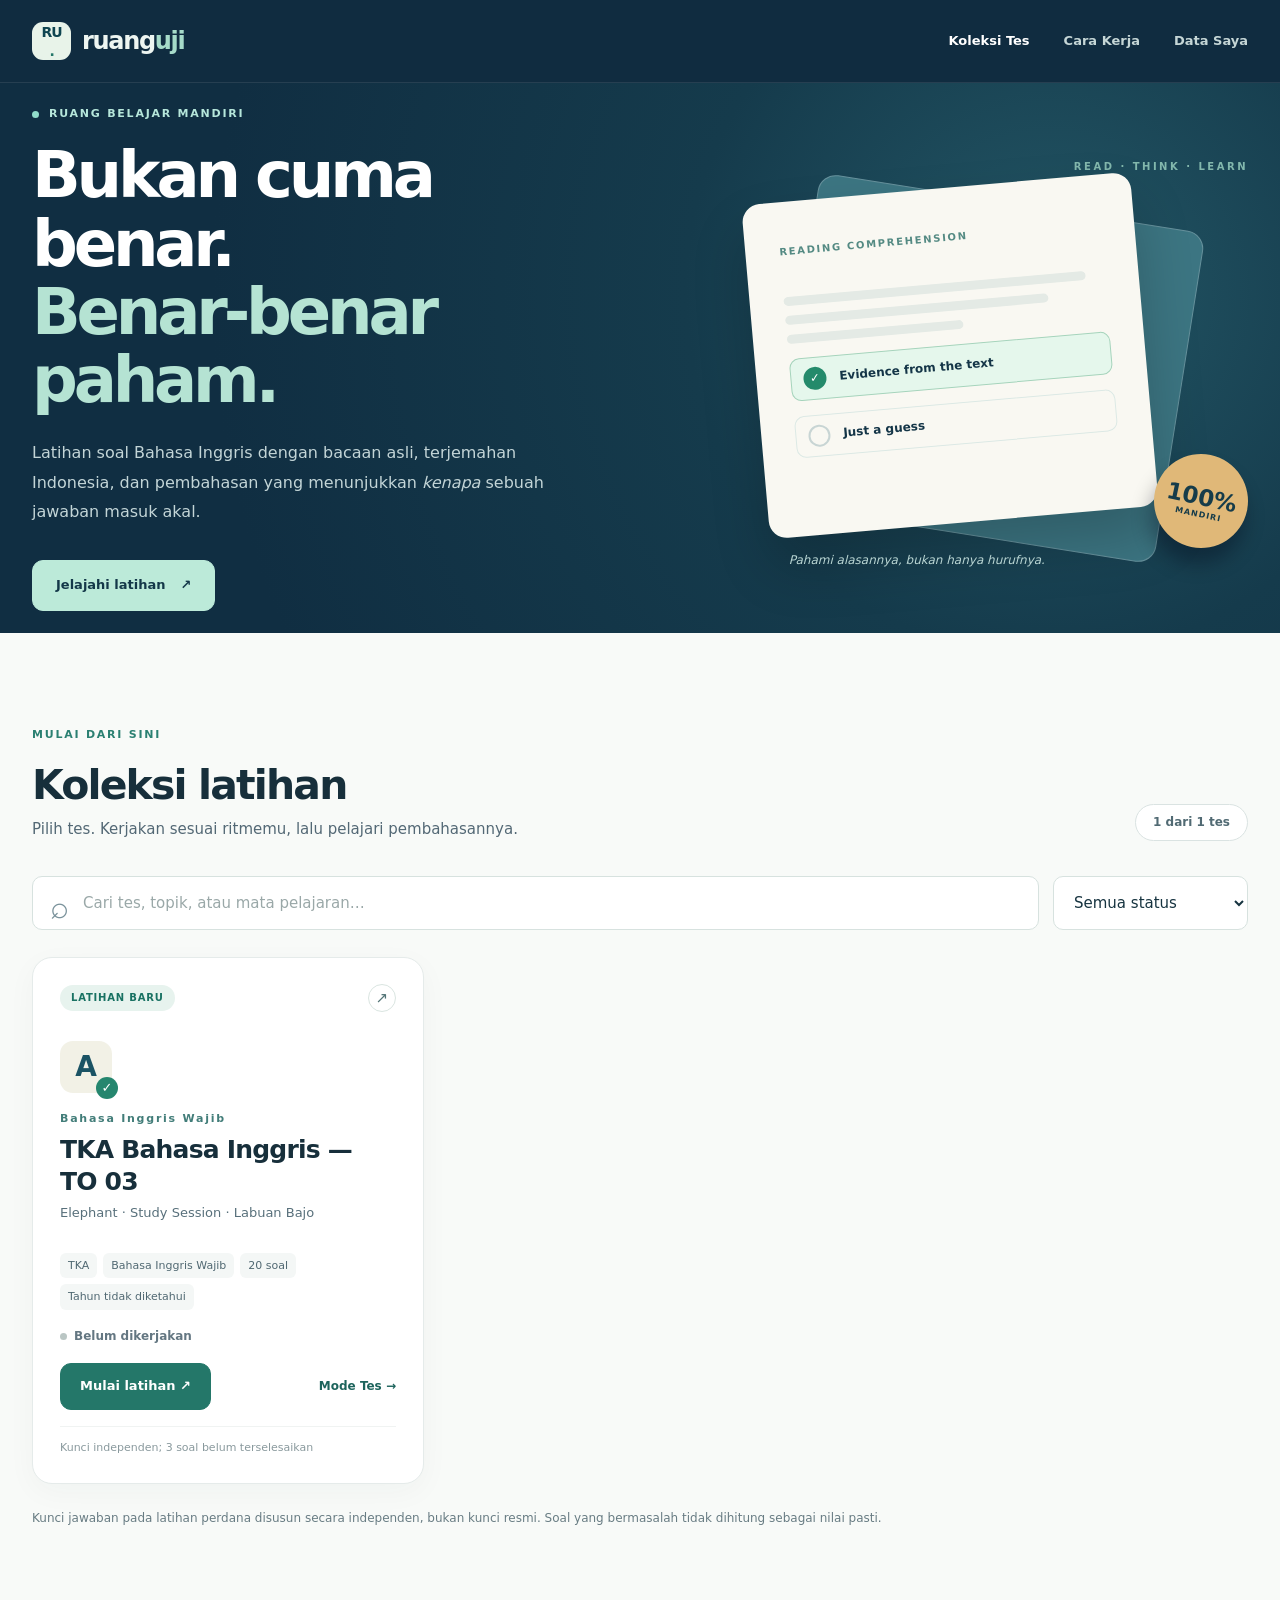
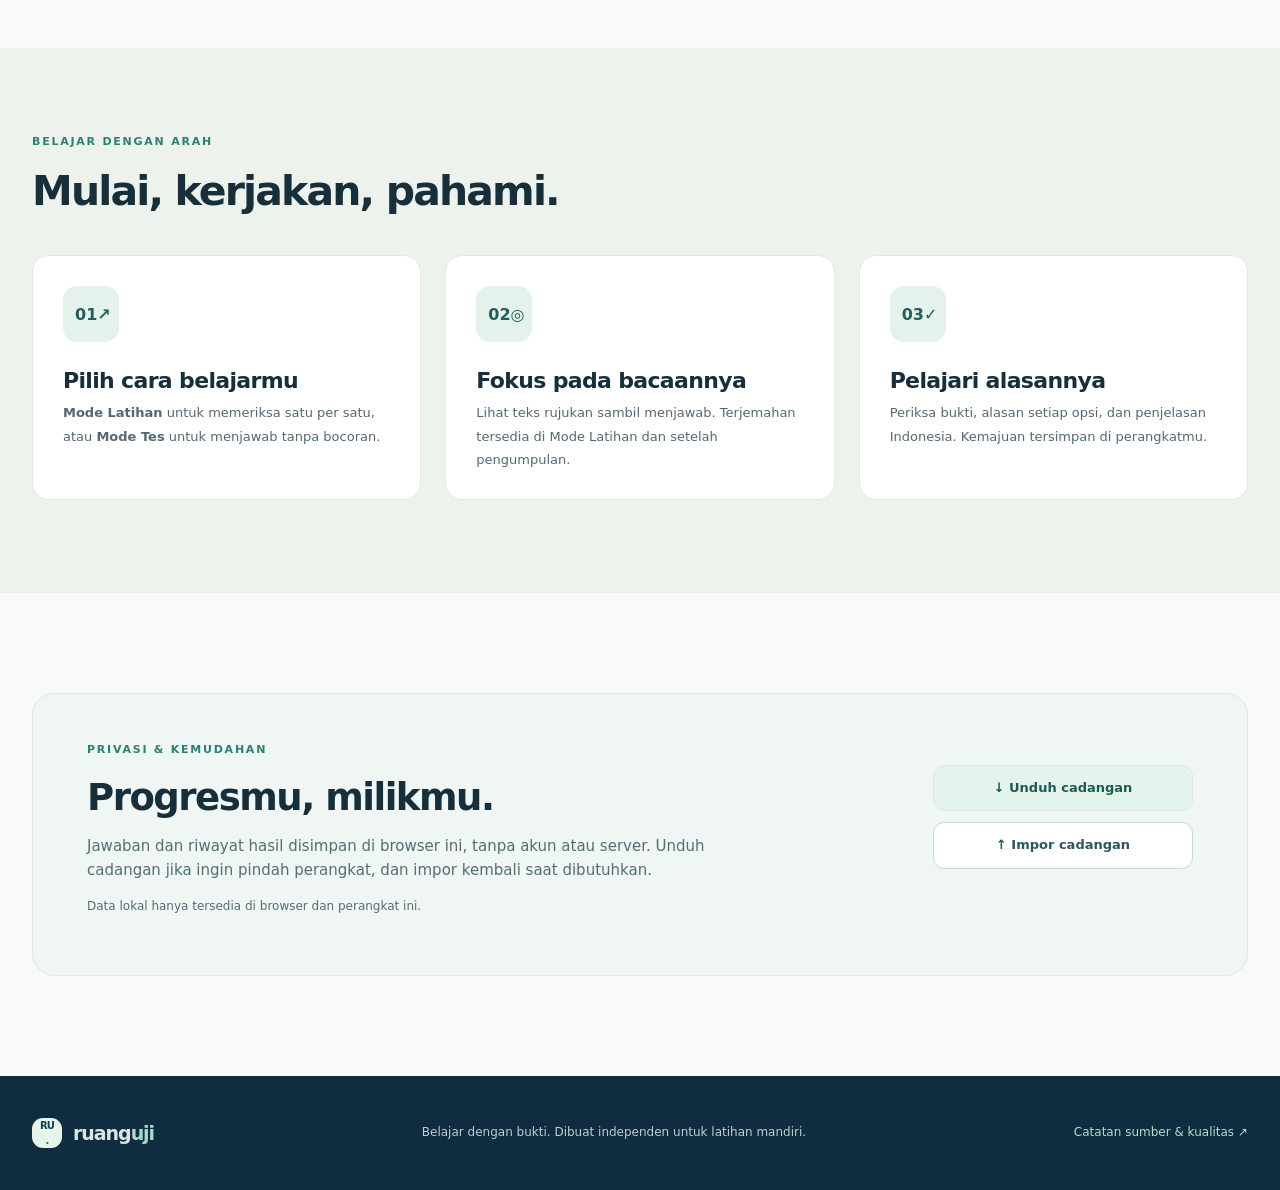
<file: index.html>
<!doctype html>
<html lang="id"><head><meta charset="utf-8"><meta name="viewport" content="width=device-width, initial-scale=1"><meta name="theme-color" content="#10283a"><meta name="description" content="Ruang Uji — perpustakaan latihan soal Bahasa Inggris dengan pembahasan, terjemahan, dan progres lokal."><title>Ruang Uji — Latihan yang bikin paham</title><link rel="icon" type="image/svg+xml" href="assets/favicon.svg"><link rel="stylesheet" href="css/style.css"><script type="module" src="js/home.js"></script></head>
<body>
<a class="skip-link" href="#main">Lewati ke konten utama</a>
<header class="site-header"><div class="shell header-row"><a class="brand" href="index.html" aria-label="Ruang Uji — halaman utama"><span class="brand-icon" aria-hidden="true">RU<span>.</span></span><span>ruang<span class="brand-em">uji</span></span></a><nav aria-label="Navigasi utama"><a class="nav-link active" href="index.html">Koleksi Tes</a><a class="nav-link" href="#cara-kerja">Cara Kerja</a><a class="nav-link" href="#data-saya">Data Saya</a></nav></div></header>
<main id="main"><section class="hero"><div class="shell hero-grid"><div><p class="eyebrow"><span class="status-dot"></span> RUANG BELAJAR MANDIRI</p><h1>Bukan cuma benar.<br><span>Benar-benar paham.</span></h1><p class="hero-desc">Latihan soal Bahasa Inggris dengan bacaan asli, terjemahan Indonesia, dan pembahasan yang menunjukkan <em>kenapa</em> sebuah jawaban masuk akal.</p><a href="#koleksi" class="button primary">Jelajahi latihan <span aria-hidden="true">↗</span></a></div><div class="hero-visual" aria-hidden="true"><div class="visual-tag">READ · THINK · LEARN</div><div class="paper-stack back"></div><div class="paper-stack front"><span class="paper-mini">READING COMPREHENSION</span><div class="line wide"></div><div class="line med"></div><div class="line short"></div><div class="paper-answer selected"><b>✓</b><span>Evidence from the text</span></div><div class="paper-answer"><i></i><span>Just a guess</span></div><div class="visual-note">Pahami alasannya, bukan hanya hurufnya.</div></div><span class="round-stamp">100%<small>MANDIRI</small></span></div></div></section>
<section class="shell catalog-section" id="koleksi"><div class="section-heading"><div><p class="eyebrow dark">MULAI DARI SINI</p><h2>Koleksi latihan</h2><p>Pilih tes. Kerjakan sesuai ritmemu, lalu pelajari pembahasannya.</p></div><div class="count-chip" id="test-count">Memuat koleksi…</div></div><div class="toolbar"><label class="searchbox"><span aria-hidden="true">⌕</span><span class="sr-only">Cari tes</span><input id="search" type="search" placeholder="Cari tes, topik, atau mata pelajaran…" autocomplete="off"></label><label class="filterbox"><span class="sr-only">Filter status</span><select id="status-filter"><option value="all">Semua status</option><option value="new">Belum dikerjakan</option><option value="started">Sedang dikerjakan</option><option value="done">Pernah diselesaikan</option></select></label></div><div id="catalog" class="card-grid" aria-live="polite"><p>Memuat daftar tes…</p></div><p class="small-note">Kunci jawaban pada latihan perdana disusun secara independen, bukan kunci resmi. Soal yang bermasalah tidak dihitung sebagai nilai pasti.</p></section>
<section class="how-band" id="cara-kerja"><div class="shell"><div class="section-heading"><div><p class="eyebrow dark">BELAJAR DENGAN ARAH</p><h2>Mulai, kerjakan, pahami.</h2></div></div><div class="steps"><article><div class="step-icon">01 <span>↗</span></div><h3>Pilih cara belajarmu</h3><p><strong>Mode Latihan</strong> untuk memeriksa satu per satu, atau <strong>Mode Tes</strong> untuk menjawab tanpa bocoran.</p></article><article><div class="step-icon">02 <span>◎</span></div><h3>Fokus pada bacaannya</h3><p>Lihat teks rujukan sambil menjawab. Terjemahan tersedia di Mode Latihan dan setelah pengumpulan.</p></article><article><div class="step-icon">03 <span>✓</span></div><h3>Pelajari alasannya</h3><p>Periksa bukti, alasan setiap opsi, dan penjelasan Indonesia. Kemajuan tersimpan di perangkatmu.</p></article></div></div></section>
<section class="shell privacy-section" id="data-saya"><div class="privacy-card"><div><p class="eyebrow dark">PRIVASI & KEMUDAHAN</p><h2>Progresmu, milikmu.</h2><p>Jawaban dan riwayat hasil disimpan di browser ini, tanpa akun atau server. Unduh cadangan jika ingin pindah perangkat, dan impor kembali saat dibutuhkan.</p><p class="small-note" id="storage-status">Data lokal hanya tersedia di browser dan perangkat ini.</p></div><div class="backup-buttons"><button id="export-backup" class="button secondary" type="button">↓ Unduh cadangan</button><label class="button outline" for="import-backup">↑ Impor cadangan<input id="import-backup" type="file" accept=".json,application/json" hidden></label><p class="small-note" id="backup-feedback" role="status"></p></div></div></section></main>
<footer class="site-footer"><div class="shell footer-row"><span class="brand footer-brand"><span class="brand-icon">RU<span>.</span></span><span>ruang<span class="brand-em">uji</span></span></span><p>Belajar dengan bukti. Dibuat independen untuk latihan mandiri.</p><a href="docs/CONTENT-VERIFICATION.md">Catatan sumber & kualitas ↗</a></div></footer>
</body></html>
</file>
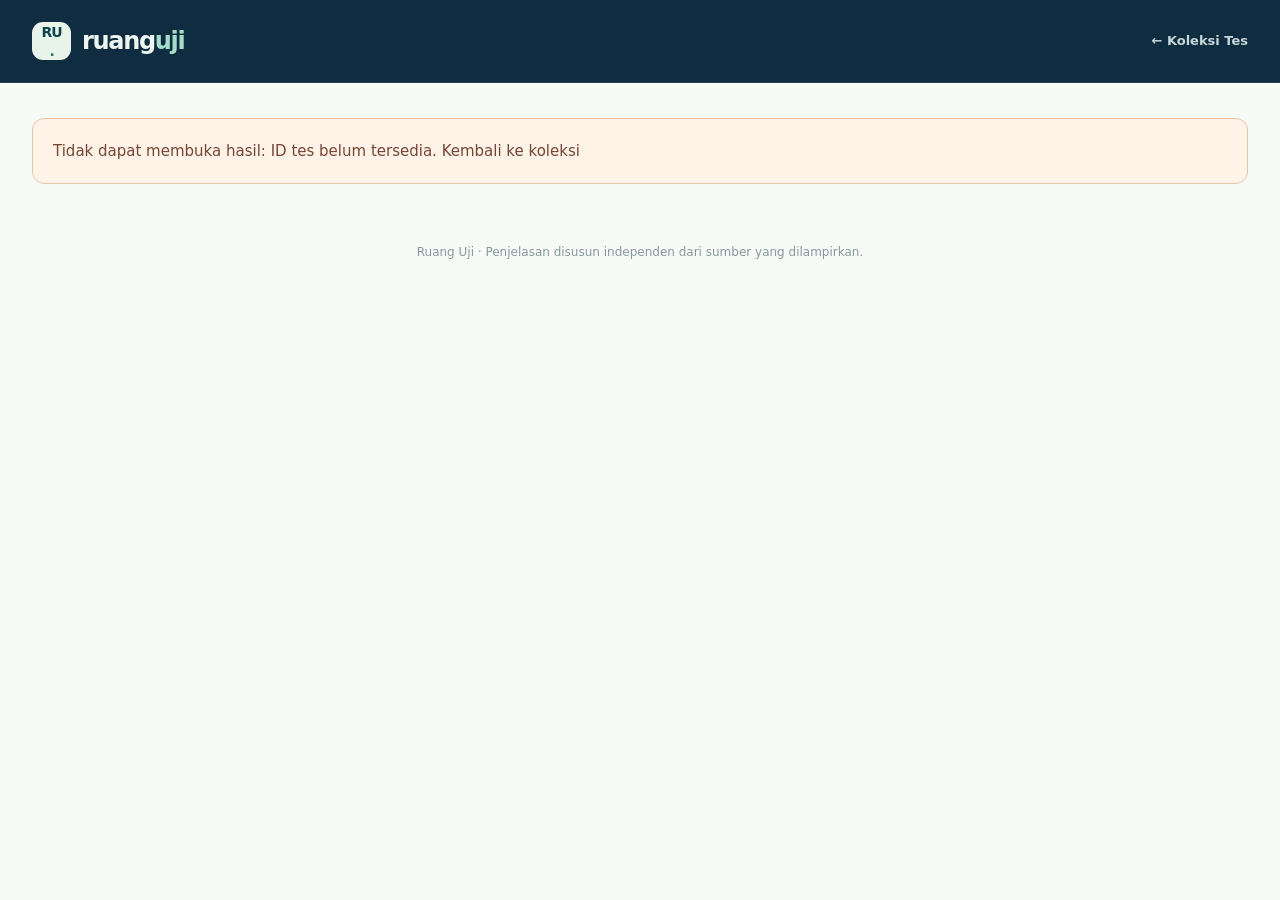
<file: results.html>
<!doctype html><html lang="id"><head><meta charset="utf-8"><meta name="viewport" content="width=device-width, initial-scale=1"><meta name="theme-color" content="#10283a"><title>Hasil & Pembahasan — Ruang Uji</title><link rel="icon" type="image/svg+xml" href="assets/favicon.svg"><link rel="stylesheet" href="css/style.css"><script type="module" src="js/results.js"></script></head><body class="results-page"><a class="skip-link" href="#review-section">Lewati ke pembahasan</a><header class="site-header"><div class="shell header-row"><a class="brand" href="index.html"><span class="brand-icon">RU<span>.</span></span><span>ruang<span class="brand-em">uji</span></span></a><a class="nav-link" href="index.html">← Koleksi Tes</a></div></header><main class="shell" id="results-app"><div id="results-error" role="alert"></div><section id="results-content" class="hidden"><div class="results-head"><p class="eyebrow dark">HASIL LATIHANMU</p><h1 id="results-title">Hasil & pembahasan</h1><p class="muted">Belajar dari setiap pilihan, bukan hanya melihat angkanya.</p></div><div class="score-layout"><div class="score-card"><div class="score-circle"><strong id="score-value">—</strong><small>SKOR</small></div><div class="score-summary"><p class="eyebrow">HASIL YANG DINILAI</p><h2 id="score-headline"></h2><p id="score-detail"></p></div></div><div class="metric-group"><div><strong id="metric-correct">0</strong><span>Jawaban benar</span></div><div><strong id="metric-wrong">0</strong><span>Salah / kosong</span></div><div><strong id="metric-unresolved">0</strong><span>Kunci belum pasti</span></div></div></div><div class="notice">ⓘ Nilai hanya menghitung soal dengan kunci independen yang dapat dipertanggungjawabkan, bukan kunci resmi. Soal yang belum terselesaikan tidak dihitung.</div><div class="results-actions"><a id="retake-link" class="button primary" href="index.html">Coba lagi ↗</a><a class="button outline" href="index.html">← Ke koleksi</a><button id="export-from-results" class="button secondary" type="button">↓ Cadangkan progres</button></div><section id="review-section" class="review-section"><div class="section-heading"><div><p class="eyebrow dark">ULAS SATU PER SATU</p><h2>Pembahasan lengkap</h2><p>Buka setiap soal untuk meninjau pilihanmu, alasan per opsi, kutipan bacaan, dan terjemahan.</p></div><div class="review-filters" aria-label="Filter pembahasan"><button class="chip active" data-filter="all" aria-pressed="true">Semua</button><button class="chip" data-filter="incorrect" aria-pressed="false">Perlu dipelajari</button><button class="chip" data-filter="unresolved" aria-pressed="false">Perlu verifikasi</button></div></div><div id="review-list" class="review-list"></div></section></section></main><footer class="minimal-footer">Ruang Uji · Penjelasan disusun independen dari sumber yang dilampirkan.</footer></body></html>
</file>
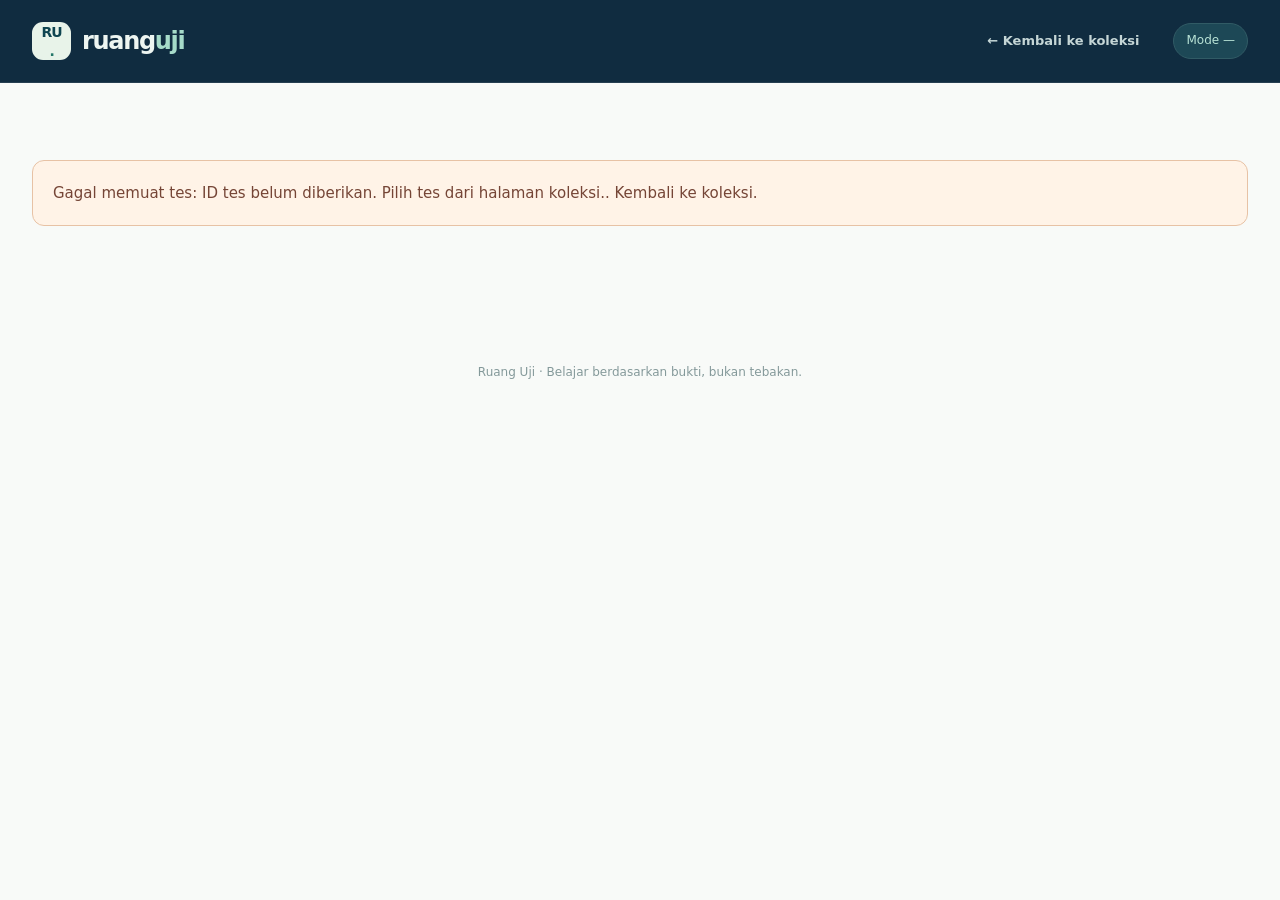
<file: test.html>
<!doctype html><html lang="id"><head><meta charset="utf-8"><meta name="viewport" content="width=device-width, initial-scale=1"><meta name="theme-color" content="#10283a"><title>Kerjakan Tes — Ruang Uji</title><link rel="icon" type="image/svg+xml" href="assets/favicon.svg"><link rel="stylesheet" href="css/style.css"><script type="module" src="js/test.js"></script></head><body class="page-test"><a class="skip-link" href="#question-area">Lewati ke soal</a><header class="site-header"><div class="shell header-row"><a class="brand" href="index.html"><span class="brand-icon">RU<span>.</span></span><span>ruang<span class="brand-em">uji</span></span></a><div class="header-aux"><a href="index.html" class="nav-link">← Kembali ke koleksi</a><span class="header-mode" id="mode-label">Mode —</span></div></div></header><main class="shell test-shell" id="main"><div id="app-error" role="alert" class="hidden"></div><div id="test-app" class="hidden"><div class="test-top"><div><p class="eyebrow dark" id="test-kicker"></p><h1 id="test-title"></h1><p id="test-subtitle" class="muted"></p></div><div class="test-tools"><button id="timer-button" type="button" class="small-button" aria-pressed="false">◷ Stopwatch opsional: mati</button><span class="tag" id="test-mode-tag"></span></div></div><div class="progress-heading"><span id="progress-text" aria-live="polite"></span><span id="progress-percent"></span></div><div class="progress-track"><div class="progress-fill" id="progress-fill"></div></div><div class="test-layout"><aside class="reading-column" id="reading-panel"><div class="reading-card"><div class="reading-header"><div><span class="reading-eyebrow">TEKS RUJUKAN</span><h2 id="passage-title"></h2><small id="passage-span"></small></div></div><div id="passage-body" class="passage-scroll"></div><div id="passage-controls" class="reading-bottom"></div></div></aside><section class="question-column" id="question-area" aria-labelledby="q-heading"><div class="question-card"><div class="q-topline"><span id="q-number" class="q-number"></span><span id="q-type" class="q-type"></span></div><button type="button" class="small-button show-passage-button" id="open-passage">▤ Buka teks bacaan</button><h2 id="q-heading" class="question-prompt"></h2><div id="q-translation"></div><form id="answer-form" autocomplete="off" novalidate><div id="options"></div></form><div id="practice-feedback" aria-live="polite"></div><div class="q-actions"><button id="check-answer" class="button secondary" type="button">Periksa jawaban</button><p class="muted small" id="autosave-msg" role="status">Tersimpan otomatis di perangkat ini.</p></div></div><div class="question-nav"><button class="button outline" id="prev-q" type="button">← Sebelumnya</button><button class="button primary" id="next-q" type="button">Berikutnya →</button></div></section><aside class="navigator-column"><div class="navigator-card"><p class="nav-title">NAVIGASI SOAL</p><div id="nav-numbers" class="nav-numbers" role="group" aria-label="Navigasi nomor soal"></div><div class="nav-legend"><span><i class="legend-icon done"></i>Terjawab</span><span><i class="legend-icon current"></i>Aktif</span></div><button id="submit-test" type="button" class="button primary full">Kumpulkan jawaban <span aria-hidden="true">↗</span></button><p class="small-note">Soal dengan kunci belum pasti tidak masuk perhitungan nilai.</p></div></aside></div></div></main><dialog class="passage-dialog" id="passage-dialog" aria-labelledby="dialog-passage-title"><div class="dialog-passage-head"><div><span class="reading-eyebrow">TEKS RUJUKAN</span><h2 id="dialog-passage-title"></h2></div><button class="small-button" type="button" id="close-passage">✕ Tutup</button></div><div id="dialog-passage-body" class="dialog-passage-body"></div></dialog><div id="confirm-modal" class="modal-backdrop hidden" role="presentation"><div role="dialog" aria-modal="true" aria-labelledby="modal-title" aria-describedby="modal-desc" class="modal"><h2 id="modal-title">Kumpulkan jawaban?</h2><p id="modal-desc"></p><div class="modal-actions"><button type="button" class="button outline" id="cancel-submit">Kembali mengerjakan</button><button type="button" class="button primary" id="confirm-submit">Ya, kumpulkan</button></div></div></div><footer class="minimal-footer">Ruang Uji · Belajar berdasarkan bukti, bukan tebakan.</footer></body></html>
</file>
<file: css/style.css>
:root{--ink:#172f3b;--slate:#536875;--deep:#102c40;--ocean:#1f5665;--aqua:#cdece6;--teal:#247769;--cream:#f7f5ef;--cream2:#f0ede4;--white:#fff;--line:#dae3e2;--gold:#e0b878;--amber:#fff4df;--red:#9d4839;--bg:#f8faf8;--shadow:0 16px 44px rgba(14,47,60,.08);--font:system-ui,-apple-system,BlinkMacSystemFont,'Segoe UI',sans-serif;--display:system-ui,-apple-system,BlinkMacSystemFont,'Segoe UI',sans-serif}
*{box-sizing:border-box}html{scroll-behavior:smooth}body{margin:0;color:var(--ink);background:var(--bg);font-family:var(--font);font-size:15px;line-height:1.6}button,input,select{font:inherit}button{cursor:pointer}button:disabled{cursor:not-allowed;opacity:.48}a{color:inherit;text-decoration:none}a:hover{text-decoration:none}a:focus-visible,button:focus-visible,input:focus-visible,select:focus-visible,summary:focus-visible{outline:3px solid #bc863a;outline-offset:3px}.shell{width:min(1220px,calc(100% - 64px));margin:0 auto}.hidden{display:none!important}.sr-only{position:absolute;width:1px;height:1px;padding:0;margin:-1px;overflow:hidden;clip:rect(0,0,0,0);white-space:nowrap;border:0}.skip-link{position:absolute;left:1rem;top:-6rem;background:#fff;color:#062a3c;padding:1rem;z-index:500}.skip-link:focus{top:.5rem}.muted{color:var(--slate)}.small,.small-note{font-size:12px;line-height:1.6;color:#687c83}.overline,.eyebrow,.reading-eyebrow{font-weight:800;letter-spacing:.16em;font-size:11px}.eyebrow{display:flex;align-items:center;gap:10px;margin:0 0 18px;color:#b6e7db}.eyebrow.dark{color:#2b8072}.status-dot{display:inline-block;width:7px;height:7px;border-radius:99px;background:#90dcca;flex:none}.site-header{height:83px;background:var(--deep);color:#edf5f1;border-bottom:1px solid rgba(255,255,255,.09)}.header-row{height:100%;display:flex;align-items:center;justify-content:space-between;gap:20px}.brand{display:inline-flex;align-items:center;gap:11px;font:700 24px var(--display);letter-spacing:-.055em;white-space:nowrap}.brand-icon{height:38px;width:39px;display:grid;place-items:center;border-radius:11px;background:#e8f3e9;color:#0e4450;font:bold 14px var(--display);letter-spacing:-.08em}.brand-icon span{color:var(--teal)}.brand-em{color:#a6dbc9}.header-row nav,.header-aux{display:flex;gap:34px;align-items:center}.nav-link{font-size:13px;font-weight:700;color:#c5d6d6;transition:color .2s}.nav-link:hover,.nav-link.active{color:white}.header-mode{font-size:12px;color:#b9e3d6;background:#1d4856;border:1px solid #315b65;padding:7px 12px;border-radius:20px}.hero{overflow:hidden;background:radial-gradient(circle at 82% 38%,#235665 0,#153b4c 33%,#102e42 76%);color:white;min-height:550px}.hero-grid{display:grid;grid-template-columns:1.04fr .96fr;align-items:center;gap:32px;min-height:550px}.hero h1{font:700 clamp(46px,5vw,77px)/1.07 var(--display);letter-spacing:-.065em;margin:0 0 23px}.hero h1 span{color:#b5e3d3}.hero-desc{max-width:530px;color:#c3d5d7;font-size:16px;line-height:1.85;margin:0 0 33px}.button{display:inline-flex;justify-content:center;align-items:center;gap:15px;border-radius:11px;padding:12px 19px;border:1.5px solid transparent;min-height:44px;font-weight:800;font-size:13px;transition:transform .15s,background .15s;white-space:nowrap}.button:hover:not(:disabled){transform:translateY(-2px)}.button.primary{background:var(--teal);color:white;border-color:var(--teal)}.button.primary:hover:not(:disabled){background:#205e56}.hero .button.primary{background:#bcead9;color:#143849;border-color:#bcead9;padding:14px 23px}.button.secondary{background:#e5f3ed;color:#195c53;border-color:#d7ebe4}.button.outline{background:#fff;color:#2c5662;border-color:#cbd8d9}.button.full{display:flex;width:100%}.hero-visual{height:455px;position:relative;display:flex;align-items:center;justify-content:center}.visual-tag{position:absolute;top:28px;right:0;font-weight:700;letter-spacing:.25em;color:#83b8ad;font-size:10px}.paper-stack{position:absolute;width:min(390px,80%);height:335px;border-radius:18px}.paper-stack.back{transform:translate(23px,10px) rotate(9deg);background:#3c7582;border:1px solid #66919c}.paper-stack.front{transform:translate(-14px,-3px) rotate(-5deg);background:#f9f8f2;box-shadow:0 30px 55px rgba(0,0,0,.2);padding:36px 34px;color:#143547}.paper-mini{font-weight:800;letter-spacing:.17em;font-size:10px;color:#548a83}.line{height:9px;border-radius:7px;background:#e4eae5;margin:19px 0 0}.line.wide{width:94%;margin-top:35px}.line.med{width:82%;margin-top:10px}.line.short{width:55%;margin-top:10px}.paper-answer{border:1px solid #dce9e5;border-radius:10px;padding:9px 12px;display:flex;align-items:center;gap:13px;margin-top:15px;font-size:12px;font-weight:700}.paper-answer.selected{background:#e5f7ec;border-color:#a6d4bc}.paper-answer b{background:#248a6b;border-radius:50%;width:23px;height:23px;text-align:center;line-height:23px;color:white}.paper-answer i{border-radius:50%;border:2px solid #c8d5d4;width:22px;height:22px}.visual-note{position:absolute;bottom:-43px;left:16px;color:#b9d5d3;font-style:italic;font-size:12px;transform:rotate(5deg)}.round-stamp{position:absolute;bottom:38px;right:0;border-radius:50%;height:94px;width:94px;background:var(--gold);color:#163c4a;display:grid;place-content:center;text-align:center;font:800 23px var(--display);transform:rotate(12deg);box-shadow:0 16px 20px #0015}.round-stamp small{font:800 8px var(--font);letter-spacing:.13em}.catalog-section{padding:93px 0 108px}.section-heading{display:flex;align-items:flex-end;justify-content:space-between;gap:15px;margin-bottom:32px}.section-heading h2{font:700 clamp(32px,3.2vw,47px)/1.15 var(--display);letter-spacing:-.045em;margin:0 0 8px}.section-heading p:not(.eyebrow){color:var(--slate);margin:0}.count-chip{border:1px solid var(--line);border-radius:30px;padding:8px 17px;background:#fff;font-size:12px;color:#516a73;font-weight:700}.toolbar{display:flex;gap:14px;margin:35px 0 27px}.searchbox{position:relative;flex:1}.searchbox>span:first-child{position:absolute;top:6px;left:18px;font-size:32px;color:#7a929b}.searchbox input,.filterbox select{background:white;border:1px solid #d7e2df;border-radius:10px;min-height:54px;width:100%;color:#173440;padding:10px 16px}.searchbox input{padding-left:50px}.searchbox input::placeholder{color:#9aa8a8}.filterbox{width:195px}.card-grid{display:grid;grid-template-columns:repeat(auto-fill,minmax(310px,1fr));gap:20px}.test-card{border-radius:20px;background:#fff;border:1px solid #e5ebea;box-shadow:0 8px 30px rgba(17,49,60,.035);padding:26px 27px;min-height:440px;display:flex;flex-direction:column}.card-rail{display:flex;justify-content:space-between;align-items:center}.pill{background:#e7f3ee;color:#197263;font-weight:800;font-size:10px;border-radius:20px;padding:5px 11px;letter-spacing:.08em}.card-arrow{border:1px solid #dae5e1;border-radius:50%;width:28px;height:28px;text-align:center;line-height:27px;color:#537477}.card-icon{width:52px;height:52px;background:#f2f1e6;border-radius:13px;display:flex;align-items:center;justify-content:center;margin:29px 0 17px;color:#1b5364;font:700 28px var(--display);position:relative}.card-icon span{position:absolute;right:-6px;bottom:-6px;border-radius:50%;width:22px;height:22px;background:#25866e;color:white;font:700 13px var(--font);display:grid;place-items:center}.test-card .overline{color:#427d79;margin:0 0 7px}.test-card h3{font:700 25px/1.25 var(--display);letter-spacing:-.032em;margin:0 0 6px}.card-desc{color:#58707b;min-height:30px;margin:0 0 20px;font-size:13px}.tag-row{display:flex;flex-wrap:wrap;gap:6px;margin-bottom:17px}.tag-row span{font-size:11px;color:#506872;border-radius:6px;padding:4px 8px;background:#f4f7f6}.card-status{font-size:12px;font-weight:700;color:#647782;display:flex;align-items:center;gap:7px;margin:0 0 17px}.card-status .status-dot{background:#bac6c4}.card-status.started .status-dot{background:#c9944b}.card-status.done .status-dot{background:#388e71}.card-footer{display:flex;align-items:center;justify-content:space-between;gap:10px;margin-top:auto}.card-footer .button{flex-shrink:0}.text-link{font-size:12px;font-weight:800;color:#1d645c}.results-link{font-size:12px;font-weight:700;color:#1e7868;padding-top:13px}.card-disclaimer{font-size:11px;color:#89999d;border-top:1px solid #f0f3f2;margin:16px 0 0;padding-top:12px}.catalog-section>.small-note{margin-top:25px}.empty-state{background:#fff;border:1px dashed #bfcfca;border-radius:18px;padding:48px;grid-column:1/-1}.how-band{background:#edf2ec;padding:85px 0 93px}.steps{display:grid;grid-template-columns:repeat(3,1fr);gap:24px}.steps article{background:white;border-radius:17px;padding:30px 30px 27px;border:1px solid #e5e9e2}.step-icon{width:56px;height:56px;background:#e4f2eb;border-radius:14px;color:#245e5c;display:flex;align-items:center;justify-content:space-between;padding:12px;font:800 16px var(--display)}.steps h3{font:700 22px var(--display);margin:26px 0 8px;letter-spacing:-.03em}.steps p{color:var(--slate);margin:0;font-size:13px;line-height:1.8}.privacy-section{padding:100px 0}.privacy-card{background:#f0f6f3;border:1px solid #dbeae3;border-radius:22px;padding:47px 54px;display:grid;grid-template-columns:1fr 260px;gap:40px;align-items:center}.privacy-card h2{font:700 37px var(--display);letter-spacing:-.04em;margin:0 0 15px}.privacy-card p:not(.eyebrow){max-width:690px;color:#526e75}.backup-buttons{display:flex;flex-direction:column;gap:11px}.backup-buttons .button{width:100%}.backup-buttons label{cursor:pointer}.site-footer{background:var(--deep);color:#d7e7e3;padding:35px 0}.footer-row{display:flex;align-items:center;justify-content:space-between;gap:15px}.footer-row p{font-size:12px;color:#bdcfd1}.footer-row>a{color:#b8dccd;font-size:12px}.footer-brand{font-size:19px}.footer-brand .brand-icon{height:30px;width:30px;font-size:10px}
/* Test pages */
.test-shell{padding:42px 0 78px}.test-top{display:flex;gap:20px;justify-content:space-between;align-items:flex-end;margin-bottom:30px}.test-top h1{font:700 clamp(26px,3vw,39px) var(--display);letter-spacing:-.04em;margin:0 0 5px}.test-top p.muted{margin:0;font-size:13px}.test-top .eyebrow{margin-bottom:11px}.test-tools{display:flex;flex-direction:column;align-items:flex-end;gap:10px}.tag{font-size:11px;font-weight:800;letter-spacing:.04em;background:#e4f4ed;border-radius:6px;color:#2b776a;padding:6px 11px}.small-button{border:1px solid #cddeda;background:white;color:#285c5d;padding:9px 13px;border-radius:8px;font-size:12px;font-weight:700}.progress-heading{display:flex;justify-content:space-between;margin:25px 0 9px;font-size:12px;color:#597078;font-weight:700}.progress-track{height:6px;background:#e5edeb;border-radius:10px;overflow:hidden;margin-bottom:28px}.progress-fill{height:100%;background:var(--teal);width:0;transition:width .25s}.test-layout{display:grid;grid-template-columns:minmax(0,1.04fr) minmax(0,1.4fr) 210px;gap:17px;align-items:start}.reading-card,.question-card,.navigator-card{background:#fff;border:1px solid #e2eae8;border-radius:14px;box-shadow:0 3px 18px #132e3810}.reading-card{position:sticky;top:15px;max-height:calc(100vh - 30px);display:flex;flex-direction:column;overflow:hidden}.reading-header{padding:21px 22px 13px;border-bottom:1px solid #edf1ef}.reading-eyebrow{color:#378278;font-size:10px}.reading-header h2{font:700 19px/1.25 var(--display);letter-spacing:-.025em;margin:9px 0 6px}.reading-header small{font-size:11px;color:#73848c}.passage-scroll{overflow-y:auto;min-height:160px;padding:5px 22px 15px;line-height:1.85;font-size:13px;color:#2e4853;overscroll-behavior:contain}.passage-copy p{margin:15px 0}.reading-bottom{border-top:1px solid #edf1ef;padding:11px 22px;background:#fcfdfc;max-height:36vh;overflow-y:auto}.passage-translation summary{color:#24786c;font-weight:800;cursor:pointer;font-size:12px}.passage-translation .passage-copy{font-size:12px;line-height:1.85;color:#385960}.question-card{padding:29px 29px 21px}.q-topline{display:flex;justify-content:space-between;align-items:center;gap:12px;margin-bottom:17px}.q-number{color:#3c8677;font-size:11px;letter-spacing:.13em;font-weight:800}.q-type{background:#f2f5f2;padding:5px 9px;border-radius:6px;font-size:10px;font-weight:800;color:#61747a;text-align:right}.question-prompt{font:700 clamp(19px,1.6vw,23px)/1.46 var(--display);letter-spacing:-.016em;margin:0 0 18px}.inline-translation{background:#f2f8f5;border-radius:9px;padding:11px 13px;margin-bottom:19px;color:#315b5f;font-size:12px}.inline-translation summary{color:#277367;font-weight:800;cursor:pointer}.inline-translation p{margin:10px 0 4px}.inline-translation .small-button{margin:7px 0}.answer-option{display:flex;gap:12px;align-items:flex-start;cursor:pointer;border:1.5px solid #e0e8e6;border-radius:10px;padding:15px 13px;margin-bottom:10px;line-height:1.7;transition:background .14s,border-color .14s;position:relative}.answer-option:hover,.category-row:hover{border-color:#a0c9bf;background:#fbfefc}.answer-option:has(input:checked){border-color:#2b897a;background:#ecf7f2}.answer-option input{position:absolute;width:1px;height:1px;opacity:0;left:3px;top:3px}.answer-option:has(input:focus-visible){outline:3px solid #b58b45;outline-offset:2px}.option-letter{width:28px;height:28px;border-radius:7px;background:#eff3f1;color:#45706d;display:grid;place-items:center;flex:none;font-size:12px;font-weight:800}.answer-option:has(input:checked) .option-letter{background:#2f8f77;color:white}.option-text{font-size:13px;flex:1;color:#35505c}.option-translation{margin-top:9px;font-size:12px;color:#387167;display:block;border-top:1px solid #cae8dd;padding-top:7px}.option-translation[hidden]{display:none}.option-check{width:16px;height:16px;border:1.5px solid #c7d5d4;border-radius:50%;flex:none;margin-top:5px}.answer-option:has(input:checked) .option-check{border-color:#278e77;background:#278e77;box-shadow:inset 0 0 0 3px #ecf7f2}.category-row{border:1.5px solid #e0e8e6;border-radius:10px;margin:0 0 13px;padding:16px 16px 12px;min-width:0}.category-row legend{float:left;width:100%;font-size:13px;font-weight:600;line-height:1.7;margin:0 0 10px;padding:0}.category-row legend .option-label{font-weight:800;color:#2c8074;margin-right:6px}.category-choices{clear:both;display:flex;gap:9px}.category-choice{position:relative;flex:1;text-align:center;cursor:pointer;font-size:13px;font-weight:800}.category-choice input{position:absolute;opacity:0;width:1px}.category-choice span{display:block;background:#f5f8f6;border:1px solid #dbe6e1;border-radius:7px;padding:10px}.category-choice:has(input:checked) span{border-color:#258b77;background:#e1f5ec;color:#176a5c}.category-choice:has(input:focus-visible) span{outline:3px solid #bc863a;outline-offset:3px}.category-row .inline-translation{clear:both;margin:13px 0 0;padding:6px 9px;font-size:11px}.q-actions{border-top:1px solid #edf2f0;padding-top:19px;margin-top:20px;display:flex;gap:8px;align-items:center;justify-content:space-between}.q-actions p{margin:0;text-align:right}.feedback-box{margin-top:23px;padding:17px 18px;background:#fff9ed;border:1px solid #eed7a6;border-radius:11px;font-size:12px;color:#4b5960;line-height:1.8}.feedback-box.correct{background:#e9f7ef;border-color:#c3e1cf}.feedback-box.unresolved{background:#f5f2e8;border-color:#ddd1ac}.feedback-heading{display:flex;gap:8px;justify-content:space-between;flex-wrap:wrap;align-items:center}.feedback-heading strong{color:#1b6957;font-size:15px}.feedback-heading span{font-size:11px;font-weight:800}.feedback-box p{margin:12px 0}.feedback-box details{margin-top:10px;border-top:1px solid #cfded7;padding-top:10px}.feedback-box summary{font-weight:800;color:#2a7063;cursor:pointer}.feedback-box blockquote,.evidence-panel blockquote{border-left:3px solid #6ab8a3;margin:12px 0;padding:6px 10px;color:#365969;background:#f0f8f4;font-style:italic}.issue-text{background:#fff4df;padding:10px;border-radius:7px}.question-nav{display:flex;justify-content:space-between;gap:10px;margin-top:15px}.navigator-card{position:sticky;top:15px;padding:23px 18px}.nav-title{font-size:10px;letter-spacing:.13em;font-weight:800;color:#356d69;margin:0 0 18px}.nav-numbers{display:grid;grid-template-columns:repeat(4,1fr);gap:8px}.nav-num{border:1px solid #dae6e3;border-radius:8px;height:37px;background:#f7f9f8;font-weight:800;color:#63787e;font-size:12px}.nav-num.answered{background:#e0f2e8;color:#1b7863;border-color:#b4decf}.nav-num.current{background:var(--deep);color:#fff;border-color:var(--deep)}.nav-legend{display:flex;flex-direction:column;gap:9px;color:#667c7e;font-size:11px;margin:21px 0 26px}.nav-legend span{display:flex;align-items:center;gap:9px}.legend-icon{width:12px;height:12px;border:1px solid #cbded7;border-radius:3px}.legend-icon.done{background:#d4efdf}.legend-icon.current{background:#102c40}.navigator-card .small-note{margin:14px 0 0}.minimal-footer{text-align:center;color:#84999a;padding:24px;font-size:12px}.modal-backdrop{position:fixed;inset:0;background:#061822b8;z-index:100;display:grid;place-items:center;padding:15px}.modal{width:min(480px,100%);background:white;border-radius:18px;padding:31px;box-shadow:0 25px 60px #0003}.modal h2{font:700 25px var(--display);margin:0 0 12px}.modal p{color:#60747c}.modal-actions{display:flex;justify-content:flex-end;gap:10px;flex-wrap:wrap;margin-top:20px}.error-banner{background:#fff3e7;border:1px solid #e7c2a5;border-radius:12px;color:#754536;padding:20px;margin:35px 0}
/* Results */
.results-head{padding:66px 0 26px}.results-head h1{font:700 clamp(35px,4.4vw,57px)/1.1 var(--display);letter-spacing:-.055em;margin:0 0 8px}.results-head p.muted{margin:0}.score-layout{display:grid;grid-template-columns:1.65fr 1fr;gap:20px}.score-card{background:var(--deep);border-radius:18px;padding:31px 38px;display:flex;align-items:center;gap:32px;color:white}.score-circle{height:160px;width:160px;flex:none;border-radius:50%;border:12px solid #2d7c73;outline:1px solid #477976;display:grid;align-content:center;justify-content:center;text-align:center;background:#173a4d}.score-circle strong{font:700 45px var(--display);letter-spacing:-.05em}.score-circle small{font-size:10px;letter-spacing:.2em;color:#a9c9c7;font-weight:800}.score-summary .eyebrow{margin:0 0 7px;color:#b4d6cd}.score-summary h2{font:700 27px/1.2 var(--display);margin:0 0 9px}.score-summary p:not(.eyebrow){color:#c2d4d3;font-size:13px;margin:0}.metric-group{display:grid;grid-template-columns:repeat(3,1fr);border-radius:18px;border:1px solid #e0eae8;background:white;align-items:center;padding:20px 12px}.metric-group>div{text-align:center;border-right:1px solid #e1ece8;padding:12px 5px}.metric-group>div:last-child{border:0}.metric-group strong{display:block;font:700 32px var(--display);color:#216c62}.metric-group span{font-size:11px;font-weight:700;color:#768992}.notice{background:#fdf5e5;border:1px solid #f1dfb9;border-radius:11px;padding:14px 17px;margin-top:22px;font-size:12px;color:#79603a}.results-actions{display:flex;gap:10px;flex-wrap:wrap;margin:24px 0 80px}.review-section{padding-bottom:110px}.review-section .section-heading{align-items:flex-end;gap:20px}.review-filters{display:flex;gap:7px;flex-wrap:wrap}.chip{padding:9px 13px;background:white;border:1px solid #dce7e3;border-radius:25px;font-weight:800;font-size:11px;color:#647981}.chip.active{background:#1f645e;color:white;border-color:#1f645e}.review-list{display:flex;flex-direction:column;gap:12px}.review-card{border:1px solid #e3eae7;border-radius:13px;background:white;box-shadow:0 3px 18px #18384b08;overflow:hidden}.review-card>details>summary{display:flex;align-items:center;gap:16px;cursor:pointer;padding:20px 22px;list-style:none}.review-card>details>summary::-webkit-details-marker{display:none}.review-num{height:42px;width:42px;border-radius:10px;flex:none;background:#ebf3ef;color:#28675f;font:800 15px var(--display);display:grid;place-items:center}.review-question-title{font-weight:800;font-size:14px;line-height:1.5;flex:1}.review-question-title small{display:block;color:#778c93;font-size:11px;font-weight:500;margin-top:5px}.status-label{font-size:11px;font-weight:800;white-space:nowrap;border-radius:6px;padding:6px 10px}.is-correct{background:#e6f6ed;color:#287456}.is-wrong{background:#fff1ed;color:#9d503f}.is-unresolved{background:#f8f1e4;color:#8a7048}.expander{font-size:20px;color:#648280;transition:transform .15s}.review-card>details[open]>summary .expander{transform:rotate(180deg)}.review-body{border-top:1px solid #edf1f0;padding:23px 29px 30px}.review-answer-grid{display:grid;grid-template-columns:1fr 1fr;gap:14px;margin:0 0 21px}.review-answer-grid>div{background:#f4f8f6;border-radius:10px;padding:13px 16px}.review-answer-grid .overline{font-size:10px;color:#6b8c88;margin:0 0 5px}.review-answer-grid strong{font-size:13px}.explanation-panel{background:#edf7f1;border-radius:10px;padding:20px 22px;margin-bottom:28px}.explanation-panel .overline{color:#2f776d;margin:0 0 9px}.explanation-panel>p:not(.overline){margin:0;line-height:1.95;font-size:13px}.source-issue{margin-top:15px;border-left:3px solid #bc9669;background:#fff8e7;padding:11px 14px;font-size:12px}.source-issue p{margin:6px 0 0}.review-subheading{font:700 20px var(--display);margin-bottom:14px}.review-option{border-radius:9px;border:1px solid #e4ece9;padding:13px 17px;margin-bottom:9px}.review-option.right{background:#f1faf4;border-color:#baddc8}.review-option.wrong{background:#fff5f0;border-color:#f0c8b9}.review-option-top{display:flex;align-items:flex-start;gap:12px}.review-option-top>strong{color:#256c63}.review-option-top>div{flex:1}.review-option-top p{margin:0 0 4px;font-size:12px}.review-option-top p.review-translation{color:#617d7e;font-style:italic}.mini-tag{display:inline-block;background:#e1e9e4;border-radius:4px;font-size:10px;font-weight:800;color:#467267;padding:2px 6px}.opt-marker{font-size:17px}.review-option.right .opt-marker{color:#268461}.review-option.wrong .opt-marker{color:#b96651}.review-reason{font-size:12px;color:#657b83;margin:9px 0 0 26px}.evidence-panel{margin:24px 0;background:#f8fbf9;padding:18px 22px;border:1px solid #e5efeb;border-radius:10px}.evidence-panel h4{font:700 17px var(--display);margin:0 0 10px}.evidence-panel blockquote{font-size:12px;margin:10px 0}.reading-expansion,.vocabulary-expansion{margin-top:15px;border:1px solid #dce9e4;border-radius:10px;padding:12px 16px}.reading-expansion summary,.vocabulary-expansion summary{font-weight:800;color:#237565;cursor:pointer;font-size:13px}.reading-expansion-columns{display:grid;grid-template-columns:1fr 1fr;gap:25px;font-size:12px;line-height:1.9}.reading-expansion h4{color:#1d6370;font:700 16px var(--display);margin:16px 0 3px}.vocabulary-expansion p{font-size:12px;color:#385866;margin:8px 0}
@media(max-width:1140px){.test-layout{grid-template-columns:minmax(0,1fr) minmax(0,1.2fr)}.navigator-column{grid-column:1/-1}.navigator-card{position:static;display:grid;grid-template-columns:1fr 210px;gap:10px 20px}.navigator-card .nav-title{grid-column:1/-1;margin:0}.navigator-card .nav-numbers{grid-column:1;grid-row:2;grid-template-columns:repeat(10,1fr)}.navigator-card .nav-legend{grid-column:1;grid-row:3;flex-direction:row;margin:0}.navigator-card .button{grid-column:2;grid-row:2}.navigator-card .small-note{grid-column:2;grid-row:3;margin:0}.review-section .section-heading{flex-direction:column;align-items:flex-start}.score-layout{grid-template-columns:1fr}.metric-group{padding:20px}}
@media(max-width:960px){.test-layout{grid-template-columns:1fr}.reading-card{position:static;max-height:360px}.reading-column{grid-row:1}.question-column{grid-row:2}.navigator-column{grid-row:3}.passage-scroll{max-height:225px}.reading-bottom{max-height:160px}.test-top{align-items:flex-start}.hero h1{font-size:53px}}
@media(max-width:720px){.shell{width:min(100% - 34px,1220px)}.site-header{height:70px}.header-row nav{gap:14px}.nav-link{font-size:11px}.brand{font-size:20px}.brand-icon{height:34px;width:34px}.hero-grid{grid-template-columns:1fr;gap:0;padding-top:58px;padding-bottom:10px}.hero{min-height:auto}.hero h1{font-size:clamp(44px,9vw,64px)}.hero-desc{font-size:14px}.hero-visual{height:315px;margin-top:30px}.paper-stack{height:260px;width:315px;max-width:78%}.paper-stack.front{padding:20px 24px}.paper-mini{font-size:8px}.paper-stack .line.wide{margin-top:20px}.paper-answer{font-size:10px;margin-top:9px}.visual-note{bottom:-24px}.visual-tag{display:none}.round-stamp{height:70px;width:70px;font-size:16px;right:15px;bottom:2px}.catalog-section{padding:63px 0 76px}.section-heading{align-items:flex-start;flex-direction:column;margin-bottom:26px}.section-heading h2{font-size:35px}.toolbar{flex-direction:column}.filterbox{width:100%}.steps{grid-template-columns:1fr;gap:12px}.how-band{padding:66px 0}.privacy-card{grid-template-columns:1fr;padding:29px 25px;gap:14px}.privacy-section{padding:65px 0}.footer-row{flex-wrap:wrap}.footer-row p{order:3;width:100%}.test-shell{padding-top:29px}.test-top{flex-direction:column}.test-tools{align-items:flex-start}.question-card{padding:22px 17px}.question-prompt{font-size:21px}.q-topline{flex-wrap:wrap}.q-actions{flex-wrap:wrap}.q-actions p{width:100%;text-align:left}.navigator-card{display:block;padding:18px}.navigator-card .nav-numbers{display:grid;grid-template-columns:repeat(5,1fr);margin:16px 0}.navigator-card .nav-legend{margin:10px 0;display:flex;flex-direction:row}.navigator-card .small-note{margin-top:14px}.question-nav .button{font-size:11px;padding:11px 12px;min-width:0}.reading-card{max-height:340px}.results-head{padding-top:39px}.score-card{gap:17px;padding:25px 21px}.score-circle{height:110px;width:110px;border-width:9px}.score-circle strong{font-size:30px}.score-summary h2{font-size:19px}.metric-group{gap:0}.metric-group strong{font-size:24px}.metric-group span{font-size:10px}.results-actions{margin-bottom:50px}.review-card>details>summary{padding:15px;gap:10px;flex-wrap:wrap}.review-question-title{flex-basis:calc(100% - 55px)}.status-label{margin-left:55px}.expander{margin-left:auto}.review-body{padding:15px}.review-answer-grid{grid-template-columns:1fr}.reading-expansion-columns{grid-template-columns:1fr;gap:5px}.review-filters{gap:6px}.review-section{padding-bottom:60px}}
@media(max-width:390px){.header-row nav{gap:8px}.brand{font-size:18px}.nav-link{font-size:10px}.header-mode{display:none}.card-footer{flex-direction:column;align-items:stretch}.card-footer a{text-align:center}.test-tools{max-width:100%}.modal-actions{flex-direction:column}.modal-actions button{width:100%}}
@media(prefers-reduced-motion:reduce){*,*:before,*:after{scroll-behavior:auto!important;transition:none!important}}

/* Dedicated mobile passage reference without losing position in the question */
.show-passage-button{display:none;margin:-3px 0 19px}.passage-dialog{border:0;border-radius:17px;box-shadow:0 24px 70px #0a1e2f77;padding:0;width:min(720px,calc(100% - 25px));max-height:85vh;color:var(--ink)}.passage-dialog::backdrop{background:#0a283acc}.dialog-passage-head{position:sticky;top:0;background:#f5faf7;border-bottom:1px solid #d9e7e1;padding:20px 24px;display:flex;justify-content:space-between;gap:12px;align-items:center}.dialog-passage-head h2{font:700 20px var(--display);margin:4px 0 0}.dialog-passage-body{padding:12px 24px 30px;font-size:14px;line-height:1.9}.dialog-passage-body .passage-translation{border-top:1px solid #d8e7e1;padding:15px 0}@media(max-width:960px){.show-passage-button{display:inline-flex}.reading-column{display:none}.question-column{grid-row:1}.navigator-column{grid-row:2}}
</file>
